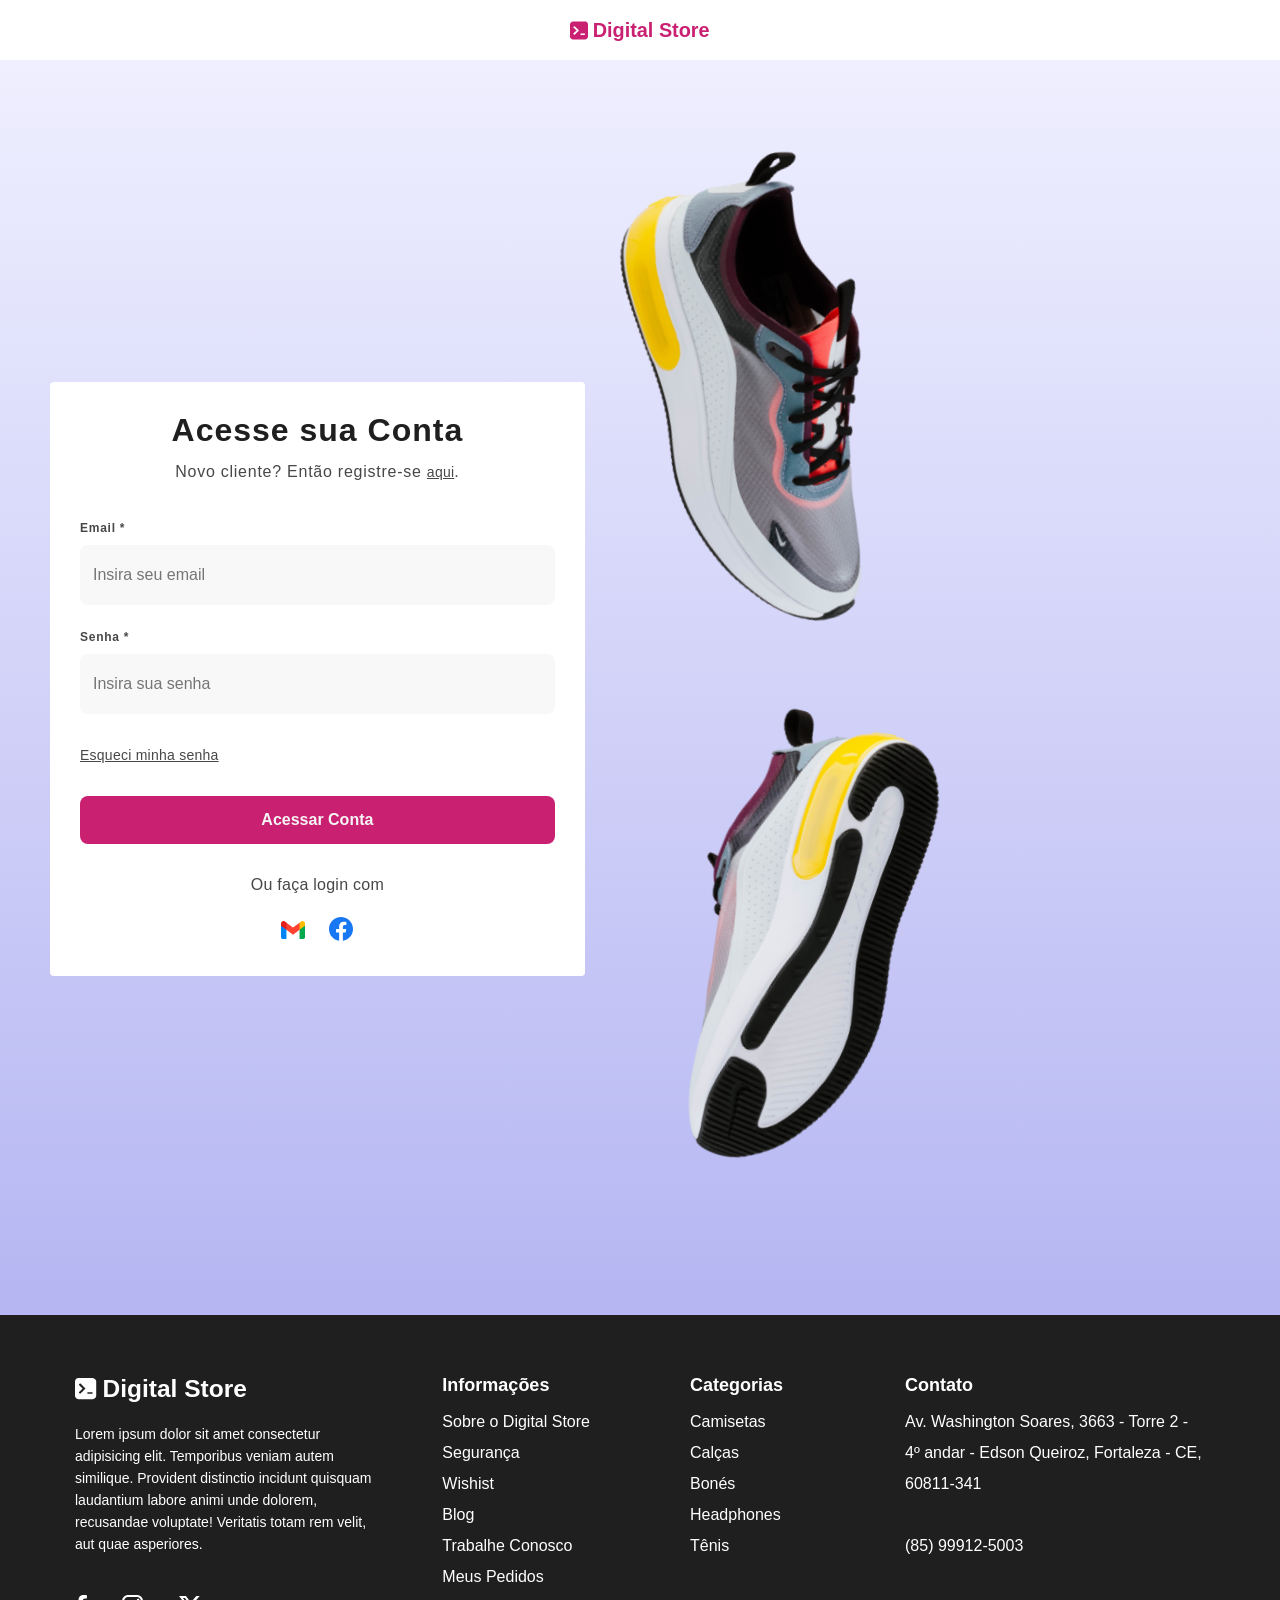
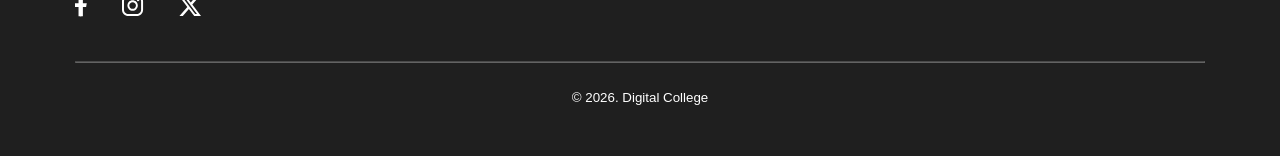
<file: Digital Store/index.html>
<!doctype html>

<html lang="pt-br">
<head>
      <meta charset="UTF-8">
     <meta 
        name="viewport" 
        content="width=device-width, initial-scale=1.0"
        />
      <title>Cadrastrar - Digital Store</title>
      <link
        rel="stylesheet"
        href="styles/reset.css"
        />
      <link
        rel="stylesheet"
        href="styles/header.css"
        />
      <link
        rel="stylesheet"
        href="styles/main.css"
        />
      <link
        rel="stylesheet"
        href="styles/footer.css"
        />
        <link 
        rel="stylesheet" 
        href="styles/responsive.css"
        />
    </head>
<body>  
   <header> 
    <a href="#">  
      <img 
        src="./assets/logo.svg" 
        alt="Logo da loja"
      />
      <span>Digital Store</span>
      </a>
    </header>
    <main>
        <form>
          </div>
          <div class="title">
            <h1>Acesse sua Conta</h1>
            <p>Novo cliente? Então registre-se <a href="#">aqui</a>.</p>
          </div>
            <div class="inputs">
              <div>
              <label >Email *</label>
              <input
                type="email" 
                placeholder="Insira seu email" 
              />
            </div>
            <div>
              <label>Senha *</label>
              <input 
              type="password"
              placeholder="Insira sua senha"
              />
            </div> 
          </div>
          <p><a href="#">Esqueci minha senha</a></p>
          <button>Acessar Conta</button>
          <div class="others">
            <p>Ou faça login com</p>
            <ul>
              <li>
                <a href="#">
                  <img 
                    src="./assets/gmail 1.svg" 
                    alt="icone para acesso com email"
                    class="email-icon"
                  />
                </a>
              </li>
              <li>
                <a href="#">
                  <img 
                    src="assets/facebook-azul.svg" 
                    alt="icone para acesso com facebook"
                  />
                </a>
              </li>
            </ul>
          </div>
        </form>
         <div class="banner">
          <img 
          src="assets/sneakers_back.svg" 
          alt="">
          <img 
            src="assets/sneakers_front.svg" 
            alt=""
            />
          </div>
    </main>
    <footer>
      <div class="first-box">
        <div class="social">
          <a href="#" class="logo">

            <img 
              src="assets/logobranca.svg"
              alt="logo branca da loja"
            />
            <span>Digital Store</span>
          </a>
          <p>Lorem ipsum dolor sit amet consectetur adipisicing elit. Temporibus veniam autem similique. Provident distinctio incidunt quisquam laudantium labore animi unde dolorem, recusandae voluptate! Veritatis totam rem velit, aut quae asperiores.</p>
          <ul>
          <li>
            <a href="#">
              <img 
              src="assets/facebook-branco.svg" 
              alt="logo do facebook branca"
              />
            </a>
          </li>
          <li>
            <a href="#">
              <img 
              src="assets/instagram.svg" 
              alt="logo do intagram branca"
              />
            </a>
          </li>
          <li>
            <a href="#">
              <img 
              src="assets/Twitter-X--Streamline-Bootstrap.svg" 
              alt="logo do twiter branca"
              />
            </a>
          </li></ul>
        </div>
        <div class="information">
          <div>
            <h2>Informações</h2>
            <ul>
            <li>
              <a href="#">Sobre o Digital Store</a>
            </li>
            <li>
              <a href="#">Segurança</a>
            </li>
            <li>
              <a href="#">Wishist</a>
            </li>
            <li>
              <a href="#">Blog</a>
            </li>
            <li>
              <a href="#">Trabalhe Conosco</a>
            </li>
            <li>
              <a href="#">Meus Pedidos</a>
            </li>
            </ul>
          </div>
          <div>
            <h2>Categorias</h2>
            <ul><li>
              <a href="#">Camisetas</a>
            </li>
            <li>
              <a href="#">Calças</a>
            </li>
            <li>
              <a href="#">Bonés</a>
            </li>
            <li>
              <a href="#">Headphones</a>
            </li>
            <li>
              <a href="#">Tênis</a>
            </li>
            </ul>
          </div>
        </div>
        <div class="contact">
          <h2>Contato</h2>
          <address>
            <a href="https://maps.app.goo.gl/jh1TAbByhhGjPcjG6" target="_blank">Av. Washington Soares, 3663 - Torre 2 - 4º andar - Edson Queiroz, Fortaleza - CE, 60811-341</a>
            <a href="tel:+558599912-5003">
              (85) 99912-5003
            </a>
          </address>
        </div>
      </div>
      <div>
        <hr>
        <small>&copy; 2026. Digital College</small>
      </div>
    </footer>
</body>
</html>
</file>
<file: Digital Store/styles/header.css>
header {

    height: 60px;
    display: flex;
    justify-content: center;
    align-items: center;


    a {
        width: 174px;
        display: flex;
        justify-content: center;
        gap: 4.36px;
        span{
            font-size: 19.85px;
            font-weight: 600;
            color: #C92071;
        }
    }
}
</file>
<file: Digital Store/styles/main.css>
main {
    background: linear-gradient(#EFEFFF, #B5B6F2);
    padding: 63px 30px 80px;

    form {
    background-color: #FFF;
    padding: 30px;
    display: flex;
    flex-direction: column;
    gap: 30px;
    border-radius: 4px;

        .title {
          h1 {

            font-size: 22px;
            line-height: 34px;
            letter-spacing: 2px;
            text-align: center;
            color: #1f1f1f;

         }

            p {

                font-size: 14px;
                line-height: 24px;
                letter-spacing: .25px;
                color: #474747;
                text-align: center;

                a {
                    text-decoration: underline;
                    color: #474747;
                }

            }

         }

         .inputs {
            display: flex;
            flex-direction: column;
            gap: 20px;

            div {
                display: flex;
                flex-direction: column;
                gap: 5px;

                label {
                    font-size: 12px;
                    font-weight: 700;
                    line-height: 24px;
                    letter-spacing: .75px;
                    color: #474747;
                }

                input {
                    border: none;
                    border-radius: 8px;
                    background-color: #4747470a;
                    font-size: 16px;
                    padding: 16px 13px;
                    line-height: 28px;
                    outline-color: #C92071;

                    
                }
            }

         }

         p{
            a{
            font-size: 14px;
            line-height: 22px;
            letter-spacing: .25px;
            color: #474747;
            text-decoration: underline;
            }
         }
         button {
            height: 48px;
            background-color: #C92071;
            border: none;
            border-radius: 8px;
            color: #f5f5f5;
            font-size: 16px;
            font-weight: 700;
            letter-spacing: .75;
            
        }
        .others {
            margin: auto;

          p {
            height: 500;
            font-size: 14px;
            line-height: 22px;
            letter-spacing: .25px;
            color: #474747;


          }


            ul {
                display: flex; 
                justify-content: center;
                gap: 24px;
                align-items: center;
                margin-top: 20px;

            li {
                    height: fit-content;

                    a{           
                    display: block;
                    height: fit-content;

                    .email-icon {
                        margin-top: 2px;
                    }

                    }
                }
            }
        }
     }

     .banner {
        display: none;
        
     }
}
</file>
<file: Digital Store/styles/footer.css>
footer {
    background-color: #1f1f1f;
    padding: 50px 20px 46px;

    * {
        color: #FFF;
    }

    .social {
        margin-bottom: 40px;
        .logo {
            display: flex;
            gap: 5.5px;
            margin-bottom: 20px;

        img {
            width: 22px;
            }
        span {
            font-size: 24.5px;
            font-weight: 600;

            }
        }

        p {
            font-size: 14px;
            line-height: 22px;
            letter-spacing: .25;
            width: 300px;
            margin-bottom: 40px;

        }

        ul{
            display: flex;
            gap: 35px;

            
            img {
                height: 22px;
            }

        }

    }
    .information {
        display: flex;
        gap: 32px;
        margin-bottom: 40px;

        div {

            h2 {
                font-size: 18px;
                font-weight: 600;
                margin-bottom: 10px;
            }

            ul {
                a {
                    line-height: 31px;
                    
                }

            }
        }

    }

    .contact {
        margin-bottom: 40px;
       h2 {
                font-size: 18px;
                font-weight: 600;
                margin-bottom: 10px;
            }

            address {
                font-style: normal;
                display: flex;
                flex-direction: column;
                gap: 31px;

                a {
                    line-height: 31px;
                    width: 300px;

                }
            }
    }
    hr {
        border-color: #ffffff4d;
        margin-bottom: 23px;
    }
    small {
        display: block;
        text-align: center;
        line-height: 24px;
    }
}
</file>
<file: Digital Store/styles/responsive.css>
@media (width >= 480px) {
    main {
        padding: 63px 50px 80px;
    }
    
    footer {
        padding: 50px 30px 46px;

        .information {
            justify-content: space-between;
        }
        
    }
}

@media (width >= 768px) {
    main { 
    form {
        width: 583px;
        margin: auto;

        .title {
            h1{
            font-size: 32px;
            line-height: 36px;
            letter-spacing: 1px;
            margin-bottom: 10px;
                }

                p {
                  font-size: 16px;
                  line-height: 28px;
                  letter-spacing: .75px;    
                }
        }
        
        .others{
            p {
                font-size: 16px;
            }
        }

    }
    }
    
    footer {
        .information {
            flex-direction: column;

        div {
            ul {
                display: grid;
                grid-template-columns: 1fr 1fr 1fr;
            }
        }
    }
    }
}

@media (width >= 1024px) {
    footer {
        padding: 50px 75px 46px;
        .first-box {
            display: grid;
            grid-template-columns: 1fr 1fr;
            
            .information {
                flex-direction: row;
                
                div{
                    ul{
                        display: flex;
                        flex-direction: column;
                         
                    }
                }
            }
        }
    }
}

@media (width >= 1200px) {
    main {
        display: flex;
        justify-content: end;

        .banner {
            display: block;
        }
    }

    footer {
        padding: 60px 75px 46px;
        

        .first-box {
            display: flex;
            justify-content: space-between;
            gap: 60px;

        .information {
            display: grid;
            grid-template-columns: 1fr 1fr;
            gap: 100px;

            div {
                ul {
                    display: flex;
                    flex-direction: column;
                }
            }
        
        }

        
        }
    }
}

@media (width >= 1440px) {
    footer {
        padding: 60px 85px 66px;
        
        .first-box {
          .social {
            .logo {
                margin-bottom: 35px;

                img {
                    width: 33px;
                }
                span {
                    font-size: 36px;
                }
            }
            p {
                font-size: 16px;
                line-height: 26px;
                margin-bottom: 40px;
            }
          }
          .information {
            gap: 100px;

            h2 {
                margin-bottom: 28px;
            }
            ul {
                a {
                line-height: 38px;
                }
                
            }
          }
          .contact {
            h2 {
                margin-bottom: 28px;

            }
          }
        }
    }
}
</file>
